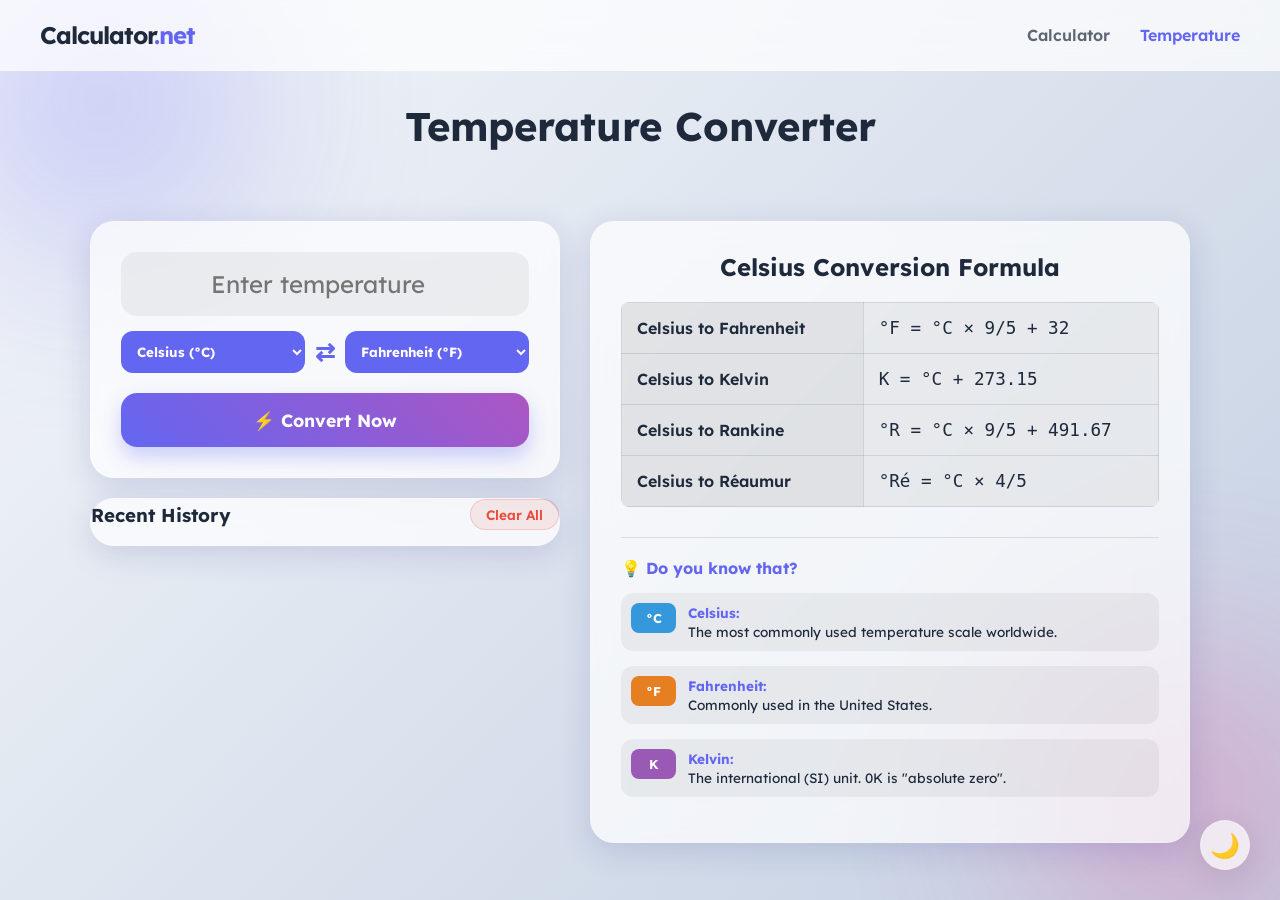
<file: Caculator Website/temp_converter/index.html>
<!doctype html>
<html lang="vi">
  <head>
    <meta charset="UTF-8" />
    <meta name="viewport" content="width=device-width, initial-scale=1.0" />
    <title>Temperature Converter | Smart Web Tools</title>
    <link
      href="https://fonts.googleapis.com/css2?family=Lexend:wght@300;400;500;600;700&display=swap"
      rel="stylesheet"
    />
    <link rel="stylesheet" href="style.css" />
  </head>
  <body>
    <div class="background-blobs"></div>

    <nav class="navbar">
      <a href="../main.html" class="logo">Calculator<span>.net</span></a>
      <div class="nav-links">
        <a href="../main.html">Calculator</a>
        <a href="converter.html" class="active-link">Temperature</a>
      </div>
    </nav>
    <h1>Temperature Converter</h1>
    <div class="page-content">
      <div class="main-container">
        <div class="converter-left-col">
          <section class="converter-card glass">
            <div class="input-section">
              <input
                type="number"
                id="textBox"
                placeholder="Enter temperature"
                step="any"
              />
              <div class="unit-selectors">
                <select id="fromUnit">
                  <option value="C">Celsius (°C)</option>
                  <option value="F">Fahrenheit (°F)</option>
                  <option value="K">Kelvin (K)</option>
                  <option value="R">Rankine (°R)</option>
                  <option value="Re">Réaumur (°Re)</option>
                </select>
                <span
                  class="swap-icon"
                  style="
                    font-size: 1.5rem;
                    font-weight: bold;
                    color: var(--primary);
                  "
                  >⇄</span
                >
                <select id="toUnit">
                  <option value="F">Fahrenheit (°F)</option>
                  <option value="C">Celsius (°C)</option>
                  <option value="K">Kelvin (K)</option>
                  <option value="R">Rankine (°R)</option>
                  <option value="Re">Réaumur (°Re)</option>
                </select>
              </div>
            </div>

            <button class="main-btn" onclick="convert()">⚡ Convert Now</button>

            <div id="resultContainer" style="display: none; margin-top: 20px">
              <div
                class="result-value"
                style="
                  display: flex;
                  justify-content: space-between;
                  align-items: center;
                "
              >
                <span
                  id="resultText"
                  style="
                    font-size: 1.8rem;
                    font-weight: bold;
                    color: var(--primary);
                  "
                  >---</span
                >
                <button class="copy-btn" onclick="copyResult()">📋</button>
              </div>
              <div class="formula-box">
                <strong>Formula:</strong>
                <p id="formulaDisplay">...</p>
              </div>
            </div>
          </section>

          <section class="history-card glass" style="margin-top: 20px">
            <div class="history-header">
              <h3>Recent History</h3>
              <button onclick="clearHistory()" class="clear-btn">
                Clear All
              </button>
            </div>
            <ul id="historyList"></ul>
          </section>
        </div>

        <aside class="formula-sidebar glass" style="padding: 30px">
          <h3 class="table-title">Celsius Conversion Formula</h3>
          <div class="table-container">
            <table class="custom-table">
              <tbody>
                <tr>
                  <td class="col-name">Celsius to Fahrenheit</td>
                  <td class="col-formula">°F = °C × 9/5 + 32</td>
                </tr>
                <tr>
                  <td class="col-name">Celsius to Kelvin</td>
                  <td class="col-formula">K = °C + 273.15</td>
                </tr>
                <tr>
                  <td class="col-name">Celsius to Rankine</td>
                  <td class="col-formula">°R = °C × 9/5 + 491.67</td>
                </tr>
                <tr>
                  <td class="col-name">Celsius to Réaumur</td>
                  <td class="col-formula">°Ré = °C × 4/5</td>
                </tr>
              </tbody>
            </table>
          </div>

          <div class="unit-definitions">
            <h4>💡 Do you know that?</h4>
            <div class="def-item">
              <span class="unit-tag c-tag">°C</span>
              <p>
                <strong>Celsius:</strong> The most commonly used temperature
                scale worldwide.
              </p>
            </div>
            <div class="def-item">
              <span class="unit-tag f-tag">°F</span>
              <p>
                <strong>Fahrenheit:</strong> Commonly used in the United States.
              </p>
            </div>
            <div class="def-item">
              <span class="unit-tag k-tag">K</span>
              <p>
                <strong>Kelvin:</strong> The international (SI) unit. 0K is
                "absolute zero".
              </p>
            </div>
          </div>
        </aside>
      </div>
    </div>

    <button id="themeToggle">🌙</button>

    <script src="index.js"></script>
  </body>
</html>
</file>
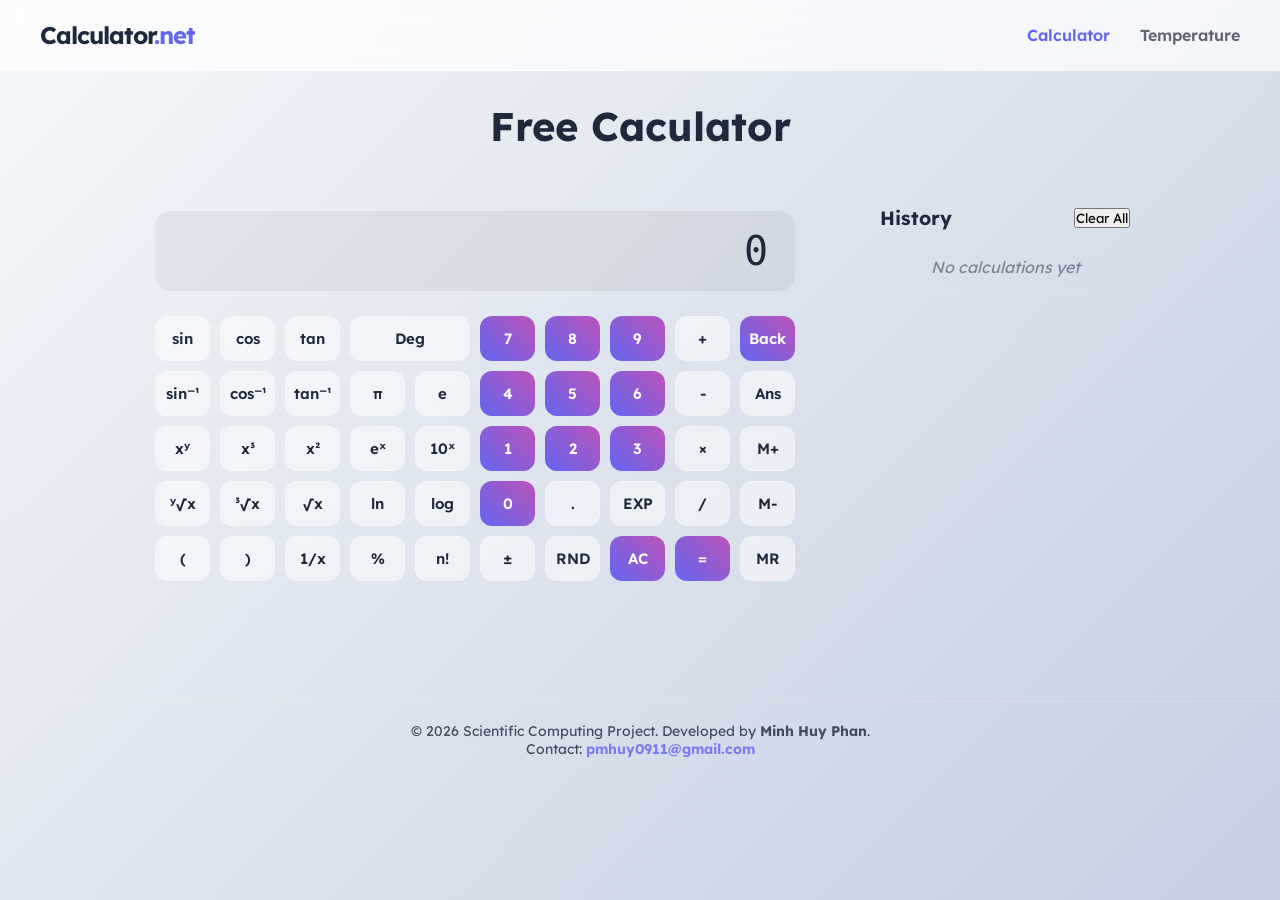
<file: Caculator Website/main.html>
<!doctype html>
<html lang="vi">
  <head>
    <meta charset="UTF-8" />
    <meta name="viewport" content="width=device-width, initial-scale=1.0" />
    <title>Caculators | Scientific Computing Project</title>
    <link rel="stylesheet" href="main_style.css" />
  </head>
  <body>
    <nav class="navbar">
      <a href="main.html" class="logo">Calculator<span>.net</span></a>
      <div class="nav-links">
        <a href="index.html" class="active-link">Calculator</a>
        <a href="temp_converter/index.html">Temperature</a>
      </div>
    </nav>
    <h1>Free Caculator</h1>
    <div class="main-container">
      <div class="calculator">
        <div class="display-container">
          <input type="text" class="display" id="display" disabled value="0" />
        </div>

        <div class="keys">
          <button onclick="appendString('sin(')">sin</button>
          <button onclick="appendString('cos(')">cos</button>
          <button onclick="appendString('tan(')">tan</button>
          <button class="text-btn" id="degRadBtn" onclick="toggleAngleMode()">
            Deg
          </button>
          <button class="action highlight" onclick="appendString('7')">
            7
          </button>
          <button class="action highlight" onclick="appendString('8')">
            8
          </button>
          <button class="action highlight" onclick="appendString('9')">
            9
          </button>
          <button onclick="appendString('+')">+</button>
          <button class="action highlight" onclick="backspace()">Back</button>

          <button onclick="appendString('asin(')">sin⁻¹</button>
          <button onclick="appendString('acos(')">cos⁻¹</button>
          <button onclick="appendString('atan(')">tan⁻¹</button>
          <button onclick="appendString('π')">π</button>
          <button onclick="appendString('e')">e</button>
          <button class="action highlight" onclick="appendString('4')">
            4
          </button>
          <button class="action highlight" onclick="appendString('5')">
            5
          </button>
          <button class="action highlight" onclick="appendString('6')">
            6
          </button>
          <button onclick="appendString('-')">-</button>
          <button class="action" onclick="appendAns()">Ans</button>

          <button onclick="appendString('^')">xʸ</button>
          <button onclick="appendString('^3')">x³</button>
          <button onclick="appendString('^2')">x²</button>
          <button onclick="appendString('e^')">eˣ</button>
          <button onclick="appendString('10^')">10ˣ</button>
          <button class="action highlight" onclick="appendString('1')">
            1
          </button>
          <button class="action highlight" onclick="appendString('2')">
            2
          </button>
          <button class="action highlight" onclick="appendString('3')">
            3
          </button>
          <button onclick="appendString('*')">×</button>
          <button class="action" onclick="memoryAdd()">M+</button>

          <button onclick="appendString('^(1/')">ʸ√x</button>
          <button onclick="appendString('cbrt(')">³√x</button>
          <button onclick="appendString('√(')">√x</button>
          <button onclick="appendString('ln(')">ln</button>
          <button onclick="appendString('log(')">log</button>
          <button class="action highlight" onclick="appendString('0')">
            0
          </button>
          <button class="number" onclick="appendString('.')">.</button>
          <button onclick="appendString('E')">EXP</button>
          <button onclick="appendString('/')">/</button>
          <button class="action" onclick="memorySubtract()">M-</button>

          <button onclick="appendString('(')">(</button>
          <button onclick="appendString(')')">)</button>
          <button onclick="appendString('1/')">1/x</button>
          <button onclick="appendString('%')">%</button>
          <button onclick="appendString('!')">n!</button>
          <button onclick="toggleSign()">±</button>
          <button onclick="appendString('Math.random()')">RND</button>
          <button class="action highlight" onclick="clearDisplay()">AC</button>
          <button class="action highlight" onclick="calculate()">=</button>
          <button class="action" onclick="memoryRecall()">MR</button>
        </div>
      </div>

      <div class="history-panel">
        <div class="history-header">
          <span>History</span>
          <button onclick="clearHistory()" class="clear-history-btn">
            Clear All
          </button>
        </div>
        <ul id="history-list">
          <li class="empty-msg">No calculations yet</li>
        </ul>
      </div>
    </div>

    <footer>
      <div class="footer-info">
        <p>
          &copy; 2026 Scientific Computing Project. Developed by
          <strong>Minh Huy Phan</strong>.
        </p>
        <p>
          Contact:
          <a
            href="https://mail.google.com/mail/?view=cm&fs=1&to=pmhuy0911@gmail.com"
            target="_blank"
          >
            pmhuy0911@gmail.com
          </a>
        </p>
      </div>
    </footer>

    <script src="script.js"></script>
  </body>
</html>
</file>
<file: Caculator Website/temp_converter/style.css>
@import url("https://fonts.googleapis.com/css2?family=Lexend:wght@300;400;500;600;700&display=swap");

:root {
  --primary: #6366f1;
  --secondary: #ec4899;
  --bg-gradient: linear-gradient(135deg, #f5f7fa 0%, #c3cfe2 100%);
  --glass-bg: rgba(255, 255, 255, 0.7);
  --glass-border: rgba(255, 255, 255, 0.2);
  --text: #1e293b;
  --card-shadow: 0 8px 32px 0 rgba(31, 38, 135, 0.15);
  --btn-bg: rgba(255, 255, 255, 0.5);
  --btn-hover: rgba(255, 255, 255, 0.9);
  --display-bg: rgba(0, 0, 0, 0.05);
  --input-bg: rgba(0, 0, 0, 0.05);
  --input-border: rgba(0, 0, 0, 0.1);
}

[data-theme="dark"] {
  --bg-gradient: linear-gradient(135deg, #0f172a 0%, #1e293b 100%);
  --glass-bg: rgba(30, 41, 59, 0.7);
  --glass-border: rgba(255, 255, 255, 0.05);
  --text: #f1f5f9;
  --btn-bg: rgba(0, 0, 0, 0.2);
  --btn-hover: rgba(0, 0, 0, 0.4);
  --display-bg: rgba(0, 0, 0, 0.2);
  --input-bg: rgba(255, 255, 255, 0.05);
  --input-border: rgba(255, 255, 255, 0.1);
}

* {
  box-sizing: border-box;
  margin: 0;
  padding: 0;
  font-family: "Lexend", sans-serif;
  transition: all 0.3s ease;
}

body {
  min-height: 100vh;
  background: var(--bg-gradient);
  display: flex;
  flex-direction: column;
  align-items: center;
  color: var(--text);
  overflow-x: hidden;
}

/* Nền bong bóng */
.background-blobs {
  position: fixed;
  width: 100vw;
  height: 100vh;
  z-index: -1;
  top: 0;
  left: 0;
}
.background-blobs::before,
.background-blobs::after {
  content: "";
  position: absolute;
  width: 300px;
  height: 300px;
  filter: blur(100px);
  opacity: 0.3;
  border-radius: 50%;
}
.background-blobs::before {
  background: var(--primary);
  top: -50px;
  left: -50px;
}
.background-blobs::after {
  background: var(--secondary);
  bottom: -50px;
  right: -50px;
}

/* Lớp Kính Mờ Chung */
.glass {
  background: var(--glass-bg);
  backdrop-filter: blur(16px);
  -webkit-backdrop-filter: blur(16px);
  border: 1px solid var(--glass-border);
  border-radius: 24px;
  box-shadow: var(--card-shadow);
}

/* Thanh Điều Hướng */
.navbar {
  width: 100%;
  padding: 20px 40px;
  display: flex;
  justify-content: space-between;
  align-items: center;
  background: var(--glass-bg);
  backdrop-filter: blur(12px);
  border-bottom: 1px solid var(--glass-border);
  z-index: 10;
}
.logo {
  color: var(--text);
  font-size: 24px;
  font-weight: bold;
  text-decoration: none;
  letter-spacing: -1px;
}
.logo span {
  color: var(--primary);
}
.nav-links {
  display: flex;
  gap: 30px;
}
.nav-links a {
  color: var(--text);
  text-decoration: none;
  font-size: 16px;
  font-weight: 600;
  opacity: 0.7;
}
.nav-links a:hover,
.nav-links a.active-link {
  color: var(--primary);
  opacity: 1;
}

/* Bố cục Grid chung */
.page-content {
  padding: 40px 20px;
  flex-grow: 1;
  display: flex;
  justify-content: center;
  width: 100%;
}
.main-container {
  display: flex;
  gap: 30px;
  max-width: 1100px;
  width: 100%;
  justify-content: center;
  align-items: flex-start;
  flex-wrap: wrap;
}

/* -------------------------------------
   CSS RIÊNG CHO MÁY TÍNH
------------------------------------- */
.calculator {
  padding: 30px;
  width: 100%;
  max-width: 700px;
}
.history-panel {
  padding: 25px;
  width: 100%;
  max-width: 300px;
  height: 520px;
  display: flex;
  flex-direction: column;
}
.display {
  width: 100%;
  padding: 15px 25px;
  font-size: 2.5rem;
  border-radius: 16px;
  border: 2px solid transparent;
  background: var(--display-bg);
  color: var(--text);
  text-align: right;
  margin-bottom: 25px;
  outline: none;
  font-family: monospace;
}
.keys {
  display: grid;
  grid-template-columns: repeat(10, 1fr);
  gap: 10px;
}
.keys > button:nth-child(4) {
  grid-column: span 2;
}
.keys button {
  padding: 12px 5px;
  font-size: 15px;
  font-weight: 600;
  cursor: pointer;
  border: 1px solid var(--glass-border);
  border-radius: 12px;
  background: var(--btn-bg);
  color: var(--text);
}
.keys button:hover {
  background: var(--btn-hover);
  transform: translateY(-3px);
  box-shadow: 0 5px 15px rgba(0, 0, 0, 0.1);
}
.keys button.highlight {
  background: linear-gradient(45deg, var(--primary), var(--secondary));
  background-size: 200% auto;
  color: white;
  border: none;
}
.keys button.highlight:hover {
  background-position: right center;
  box-shadow: 0 10px 20px rgba(99, 102, 241, 0.4);
}

/* -------------------------------------
   CSS RIÊNG CHO ĐỔI NHIỆT ĐỘ
------------------------------------- */
.converter-left-col {
  flex: 1;
  width: 100%;
  max-width: 500px;
}
.converter-card {
  padding: 30px;
}
.formula-sidebar {
  flex: 1.2;
  width: 100%;
  max-width: 600px;
}

.converter-card input {
  width: 100%;
  padding: 15px;
  font-size: 1.5rem;
  border-radius: 16px;
  border: 2px solid transparent;
  background: var(--input-bg);
  color: var(--text);
  text-align: center;
  margin-bottom: 15px;
  outline: none;
}
.converter-card input:focus {
  border-color: var(--primary);
  background: transparent;
}
.unit-selectors {
  display: flex;
  align-items: center;
  gap: 10px;
  margin-bottom: 20px;
}
select {
  flex: 1;
  padding: 12px;
  border-radius: 12px;
  border: none;
  background: var(--primary);
  color: white;
  font-weight: bold;
  outline: none;
  cursor: pointer;
}

.main-btn {
  width: 100%;
  padding: 16px;
  border-radius: 16px;
  border: none;
  background: linear-gradient(45deg, var(--primary), var(--secondary));
  background-size: 200% auto;
  color: white;
  font-size: 1.1rem;
  font-weight: 700;
  cursor: pointer;
  box-shadow: 0 10px 20px rgba(99, 102, 241, 0.3);
  transition: 0.4s;
}
.main-btn:hover {
  background-position: right center;
  transform: translateY(-3px);
  box-shadow: 0 15px 25px rgba(99, 102, 241, 0.4);
}

.formula-box {
  margin-top: 20px;
  padding: 15px;
  background: var(--input-bg);
  border-radius: 12px;
  font-size: 0.85rem;
  line-height: 1.6;
}
.copy-btn {
  background: var(--primary);
  border: none;
  color: white;
  width: 35px;
  height: 35px;
  border-radius: 10px;
  cursor: pointer;
}
.copy-btn:hover {
  background: var(--secondary);
  transform: translateY(-2px);
}

.table-title {
  text-align: center;
  margin-bottom: 20px;
  font-size: 1.5rem;
  font-weight: bold;
}
.table-container {
  overflow-x: auto;
  border-radius: 8px;
}
.custom-table {
  width: 100%;
  border-collapse: collapse;
  background-color: var(--input-bg);
}
.custom-table td {
  padding: 15px;
  border: 1px solid var(--input-border);
  font-size: 1rem;
}
.custom-table .col-name {
  background-color: rgba(150, 150, 150, 0.1);
  font-weight: 600;
  width: 45%;
}
.custom-table .col-formula {
  font-family: monospace;
  font-size: 1.1rem;
}
.custom-table tr:hover td {
  background-color: rgba(99, 102, 241, 0.1);
}

.unit-definitions {
  margin-top: 30px;
  padding-top: 20px;
  border-top: 1px solid var(--input-border);
}
.unit-definitions h4 {
  margin-bottom: 15px;
  color: var(--primary);
}
.def-item {
  display: flex;
  align-items: flex-start;
  gap: 12px;
  margin-bottom: 15px;
  background: var(--input-bg);
  padding: 10px;
  border-radius: 12px;
}
.unit-tag {
  min-width: 45px;
  height: 30px;
  display: flex;
  justify-content: center;
  align-items: center;
  border-radius: 8px;
  font-weight: bold;
  color: white;
  font-size: 0.8rem;
}
.c-tag {
  background: #3498db;
}
.f-tag {
  background: #e67e22;
}
.k-tag {
  background: #9b59b6;
}
.def-item p {
  font-size: 0.85rem;
  line-height: 1.4;
  margin: 0;
}
.def-item strong {
  color: var(--primary);
  display: block;
}

/* -------------------------------------
   TIỆN ÍCH CHUNG (Nút xóa, History, Theme)
------------------------------------- */
.history-header {
  display: flex;
  justify-content: space-between;
  align-items: center;
  margin-bottom: 15px;
  font-weight: bold;
}
.clear-btn {
  background: rgba(231, 76, 60, 0.1);
  color: #e74c3c;
  border: 1px solid rgba(231, 76, 60, 0.2);
  padding: 6px 15px;
  border-radius: 20px;
  font-size: 0.85rem;
  font-weight: 600;
  cursor: pointer;
}
.clear-btn:hover {
  background: #e74c3c;
  color: white;
}
#historyList,
#history-list {
  list-style: none;
  overflow-y: auto;
  flex-grow: 1;
  max-height: 250px;
}
#historyList li,
#history-list li {
  padding: 12px;
  border-bottom: 1px solid var(--glass-border);
  display: flex;
  justify-content: space-between;
  font-size: 0.9rem;
}

h1 {
  margin: 30px 0;
  font-size: 2.5rem;
  color: var(--text);
}

#themeToggle {
  position: fixed;
  bottom: 30px;
  right: 30px;
  width: 50px;
  height: 50px;
  border-radius: 50%;
  border: 1px solid var(--glass-border);
  background: var(--glass-bg);
  backdrop-filter: blur(10px);
  cursor: pointer;
  font-size: 1.5rem;
  display: flex;
  justify-content: center;
  align-items: center;
  box-shadow: 0 8px 32px rgba(0, 0, 0, 0.1);
  z-index: 1000;
  color: var(--text);
}
#themeToggle:hover {
  transform: scale(1.1) rotate(15deg);
  background: var(--primary);
  color: white;
}
</file>
<file: Caculator Website/main_style.css>
/* Import font chữ Lexend hiện đại */
@import url("https://fonts.googleapis.com/css2?family=Lexend:wght@300;400;500;600;700&display=swap");

:root {
  --primary: #6366f1;
  --secondary: #ec4899;
  --bg-gradient: linear-gradient(135deg, #f5f7fa 0%, #c3cfe2 100%);
  --glass-bg: rgba(255, 255, 255, 0.7);
  --glass-border: rgba(255, 255, 255, 0.2);
  --text: #1e293b;
  --card-shadow: 0 8px 32px 0 rgba(31, 38, 135, 0.15);

  /* Biến màu riêng cho nút bấm máy tính */
  --btn-bg: rgba(255, 255, 255, 0.5);
  --btn-hover: rgba(255, 255, 255, 0.9);
  --display-bg: rgba(0, 0, 0, 0.05);
}

[data-theme="dark"] {
  --bg-gradient: linear-gradient(135deg, #0f172a 0%, #1e293b 100%);
  --glass-bg: rgba(30, 41, 59, 0.7);
  --glass-border: rgba(255, 255, 255, 0.05);
  --text: #f1f5f9;

  /* Màu nút bấm khi ở chế độ tối */
  --btn-bg: rgba(0, 0, 0, 0.2);
  --btn-hover: rgba(0, 0, 0, 0.4);
  --display-bg: rgba(0, 0, 0, 0.2);
}

* {
  box-sizing: border-box;
  margin: 0;
  padding: 0;
  font-family: "Lexend", sans-serif;
  transition: all 0.3s ease;
}

body {
  min-height: 100vh;
  background: var(--bg-gradient);
  display: flex;
  flex-direction: column;
  align-items: center;
  color: var(--text);
  overflow-x: hidden;
}

/* =========================================
   HIỆU ỨNG BONG BÓNG MÀU NỀN (BLOBS)
========================================= */
.background-blobs {
  position: fixed;
  width: 100vw;
  height: 100vh;
  z-index: -1;
  top: 0;
  left: 0;
}
.background-blobs::before,
.background-blobs::after {
  content: "";
  position: absolute;
  width: 300px;
  height: 300px;
  filter: blur(100px);
  opacity: 0.3;
  border-radius: 50%;
}
.background-blobs::before {
  background: var(--primary);
  top: -50px;
  left: -50px;
}
.background-blobs::after {
  background: var(--secondary);
  bottom: -50px;
  right: -50px;
}

/* =========================================
   HIỆU ỨNG KÍNH MỜ (GLASSMORPHISM)
========================================= */
.glass {
  background: var(--glass-bg);
  backdrop-filter: blur(16px);
  -webkit-backdrop-filter: blur(16px);
  border: 1px solid var(--glass-border);
  border-radius: 24px;
  box-shadow: var(--card-shadow);
}

/* =========================================
   THANH ĐIỀU HƯỚNG (NAVBAR)
========================================= */
.navbar {
  width: 100%;
  padding: 20px 40px;
  display: flex;
  justify-content: space-between;
  align-items: center;
  background: var(--glass-bg);
  backdrop-filter: blur(12px);
  border-bottom: 1px solid var(--glass-border);
  z-index: 10;
}

.logo {
  color: var(--text);
  font-size: 24px;
  font-weight: bold;
  text-decoration: none;
  letter-spacing: -1px;
}
.logo span {
  color: var(--primary);
}

.nav-links {
  display: flex;
  gap: 30px;
}
.nav-links a {
  color: var(--text);
  text-decoration: none;
  font-size: 16px;
  font-weight: 600;
  opacity: 0.7;
}
.nav-links a:hover,
.nav-links a.active-link {
  color: var(--primary);
  opacity: 1;
}

/* =========================================
   BỐ CỤC CHÍNH (MÁY TÍNH & LỊCH SỬ)
========================================= */
.page-content {
  padding: 40px 20px;
  flex-grow: 1;
  display: flex;
  justify-content: center;
  width: 100%;
}

.main-container {
  display: flex;
  gap: 30px;
  max-width: 1050px;
  width: 100%;
  justify-content: center;
  align-items: flex-start;
  flex-wrap: wrap; /* Hỗ trợ thu nhỏ trên điện thoại */
}

/* Áp dụng class .glass cho Calculator và History */
.calculator {
  padding: 30px;
  width: 100%;
  max-width: 700px;
}

.history-panel {
  padding: 25px;
  width: 100%;
  max-width: 300px;
  height: 520px;
  display: flex;
  flex-direction: column;
}

/* =========================================
   GIAO DIỆN MÁY TÍNH CHI TIẾT
========================================= */
.display {
  width: 100%;
  padding: 15px 25px;
  font-size: 2.5rem;
  border-radius: 16px;
  border: 2px solid transparent;
  background: var(--display-bg);
  color: var(--text);
  text-align: right;
  margin-bottom: 25px;
  outline: none;
  font-family: monospace;
}

.keys {
  display: grid;
  grid-template-columns: repeat(10, 1fr);
  gap: 10px;
}
.keys > button:nth-child(4) {
  grid-column: span 2;
}

.keys button {
  padding: 12px 5px;
  font-size: 15px;
  font-weight: 600;
  cursor: pointer;
  border: 1px solid var(--glass-border);
  border-radius: 12px; /* Bo tròn mềm mại hơn */
  background: var(--btn-bg);
  color: var(--text);
}

.keys button:hover {
  background: var(--btn-hover);
  transform: translateY(-3px);
  box-shadow: 0 5px 15px rgba(0, 0, 0, 0.1);
}

.keys button.highlight {
  background: linear-gradient(45deg, var(--primary), var(--secondary));
  background-size: 200% auto;
  color: white;
  border: none;
}
.keys button.highlight:hover {
  background-position: right center;
  box-shadow: 0 10px 20px rgba(99, 102, 241, 0.4);
}

/* =========================================
   GIAO DIỆN LỊCH SỬ CHI TIẾT
========================================= */
.history-header {
  display: flex;
  justify-content: space-between;
  align-items: center;
  margin-bottom: 15px;
  font-weight: bold;
  font-size: 1.2rem;
}

.clear-btn {
  background: rgba(231, 76, 60, 0.1);
  color: #e74c3c;
  border: 1px solid rgba(231, 76, 60, 0.2);
  padding: 6px 15px;
  border-radius: 20px;
  font-size: 0.85rem;
  cursor: pointer;
}
.clear-btn:hover {
  background: #e74c3c;
  color: white;
}

#history-list {
  list-style: none;
  overflow-y: auto;
  flex-grow: 1;
}

#history-list li {
  padding: 12px;
  border-bottom: 1px solid var(--glass-border);
  display: flex;
  flex-direction: column;
  animation: fadeIn 0.3s ease;
}

.history-expr {
  font-size: 0.9rem;
  opacity: 0.6;
  margin-bottom: 4px;
}
.history-res {
  font-size: 1.2rem;
  font-weight: bold;
  color: var(--primary);
  text-align: right;
}
.empty-msg {
  text-align: center;
  padding: 20px;
  opacity: 0.5;
  font-style: italic;
}

@keyframes fadeIn {
  from {
    opacity: 0;
    transform: translateY(10px);
  }
  to {
    opacity: 1;
    transform: translateY(0);
  }
}

/* =========================================
   NÚT CHUYỂN ĐỔI GIAO DIỆN (THEME TOGGLE)
========================================= */
#themeToggle {
  position: fixed;
  bottom: 30px;
  right: 30px;
  width: 50px;
  height: 50px;
  border-radius: 50%;
  border: 1px solid var(--glass-border);
  background: var(--glass-bg);
  backdrop-filter: blur(10px);
  cursor: pointer;
  font-size: 1.5rem;
  display: flex;
  justify-content: center;
  align-items: center;
  box-shadow: 0 8px 32px rgba(0, 0, 0, 0.1);
  z-index: 1000;
  color: var(--text);
}
#themeToggle:hover {
  transform: scale(1.1) rotate(15deg);
  background: var(--primary);
  color: white;
}

/* =========================================
   FOOTER
========================================= */
footer {
  padding: 20px;
  text-align: center;
  width: 100%;
  border-top: 1px solid var(--glass-border);
  font-size: 14px;
  opacity: 0.8;
}
footer a {
  color: var(--primary);
  text-decoration: none;
  font-weight: bold;
}

h1 {
  margin: 30px 0;
  font-size: 2.5rem;
  color: var(--text);
}
</file>
